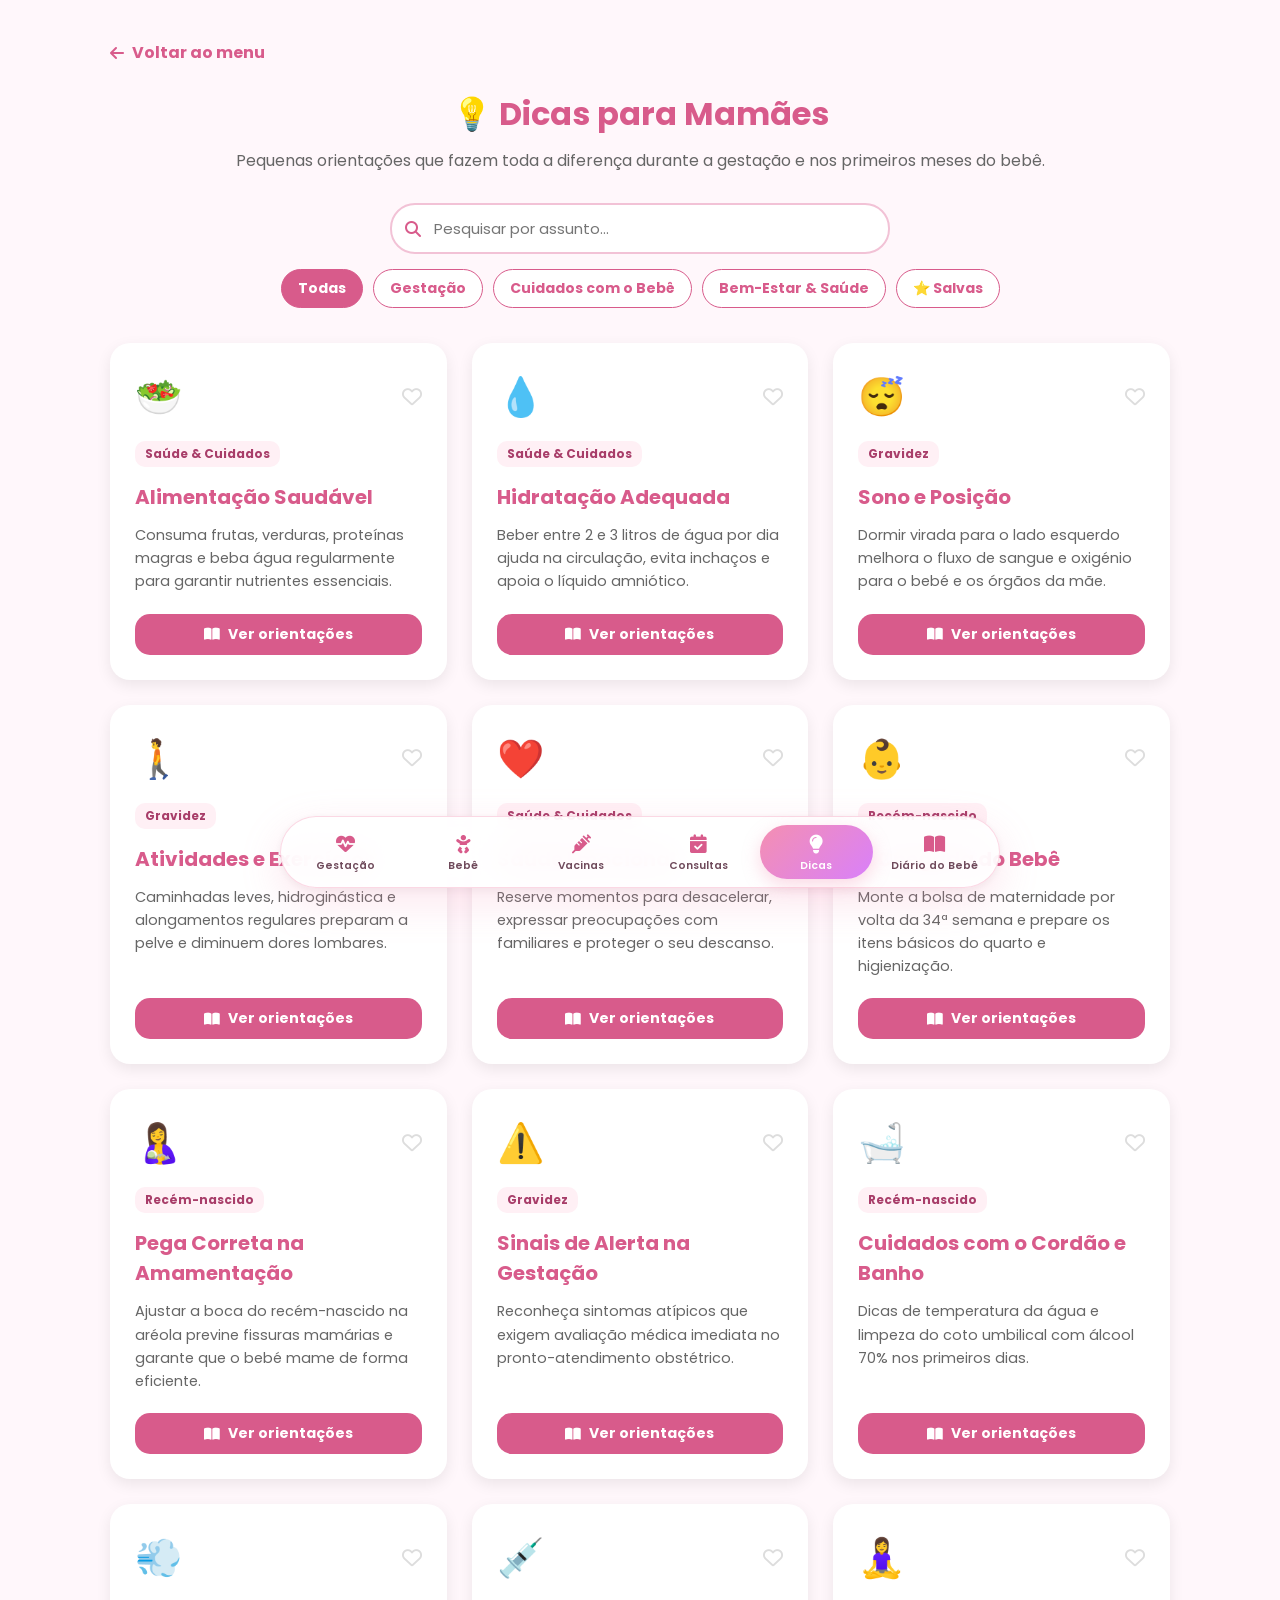
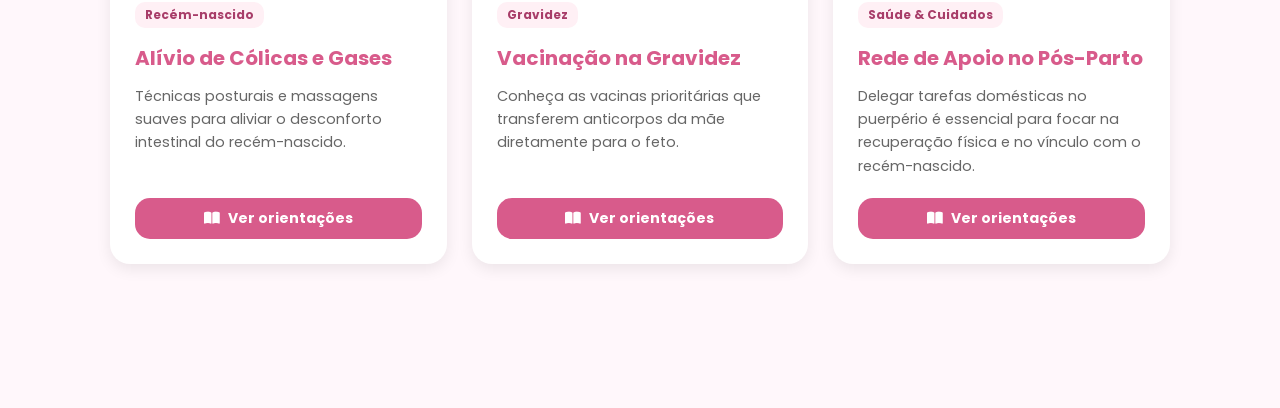
<file: dicas.html>
<!DOCTYPE html>
<html lang="pt-BR">

<head>
    <meta charset="UTF-8">
    <meta name="viewport" content="width=device-width, initial-scale=1.0, maximum-scale=1.0, user-scalable=no">
    <meta name="theme-color" content="#F78FB3">
    <meta name="mobile-web-app-capable" content="yes">
    <meta name="apple-mobile-web-app-capable" content="yes">
    <meta name="apple-mobile-web-app-status-bar-style" content="default">
    <meta name="apple-mobile-web-app-title" content="Maternis">
    <link rel="manifest" href="manifest.json">
    <link rel="icon" type="image/png" sizes="32x32" href="icons/favicon-32.png">
    <link rel="icon" type="image/png" sizes="192x192" href="icons/icon-192.png">
    <link rel="apple-touch-icon" href="icons/apple-touch-icon.png">
    <script>(function(){try{var t=localStorage.getItem('maternis-theme');if(t!=='light'&&t!=='dark'){t=window.matchMedia&&window.matchMedia('(prefers-color-scheme: dark)').matches?'dark':'light';}document.documentElement.setAttribute('data-theme',t);document.documentElement.setAttribute('data-bs-theme',t);}catch(e){}})();</script>
    <title>Maternis - Dicas</title>

    <link rel="stylesheet" href="https://cdnjs.cloudflare.com/ajax/libs/font-awesome/6.6.0/css/all.min.css">
    <link href="https://fonts.googleapis.com/css2?family=Poppins:wght@300;400;500;600;700&display=swap" rel="stylesheet">
    <link rel="stylesheet" href="css/maternis-theme.css">
    <link rel="stylesheet" href="css/maternis-ui.css">
    <link rel="stylesheet" href="css/valdenia.css">

    <style>
        * {
            margin: 0;
            padding: 0;
            box-sizing: border-box;
            font-family: 'Poppins', Arial, sans-serif;
        }

        body {
            background: #fff7fb;
        }

        .dicas {
            max-width: 1100px;
            margin: auto;
            padding: 40px 20px;
            min-height: 100vh;
        }

        .btn-voltar {
            display: inline-flex;
            align-items: center;
            gap: 8px;
            color: #d85b8b;
            text-decoration: none;
            font-weight: bold;
            margin-bottom: 25px;
            transition: .2s;
        }

        .btn-voltar:hover {
            color: #b94370;
        }

        .titulo {
            text-align: center;
            margin-bottom: 30px;
        }

        .titulo h1 {
            color: #d85b8b;
            margin-bottom: 10px;
            font-size: 32px;
        }

        .titulo p {
            color: #666;
            font-size: 16px;
        }

        /* Controles: Busca e Filtros */
        .controles {
            display: flex;
            flex-direction: column;
            gap: 15px;
            margin-bottom: 35px;
            align-items: center;
        }

        .busca-container {
            position: relative;
            width: 100%;
            max-width: 500px;
        }

        .busca-container input {
            width: 100%;
            padding: 12px 15px 12px 42px;
            border: 2px solid #f2c2d6;
            border-radius: 25px;
            outline: none;
            font-size: 15px;
            background: white;
            transition: .3s;
        }

        .busca-container input:focus {
            border-color: #d85b8b;
        }

        .busca-container i {
            position: absolute;
            left: 15px;
            top: 50%;
            transform: translateY(-50%);
            color: #d85b8b;
        }

        .filtros {
            display: flex;
            gap: 10px;
            flex-wrap: wrap;
            justify-content: center;
        }

        .filtro-btn {
            background: white;
            border: 1px solid #d85b8b;
            color: #d85b8b;
            padding: 8px 16px;
            border-radius: 20px;
            cursor: pointer;
            font-size: 14px;
            font-weight: bold;
            transition: .3s;
        }

        .filtro-btn.ativo,
        .filtro-btn:hover {
            background: #d85b8b;
            color: white;
        }

        /* Grid de Cards */
        .cards {
            display: grid;
            grid-template-columns: repeat(auto-fit, minmax(300px, 1fr));
            gap: 25px;
        }

        .card {
            background: white;
            border-radius: 20px;
            padding: 25px;
            box-shadow: 0 5px 15px rgba(0, 0, 0, .08);
            transition: .3s;
            position: relative;
            display: flex;
            flex-direction: column;
            justify-content: space-between;
        }

        .card:hover {
            transform: translateY(-5px);
            box-shadow: 0 8px 20px rgba(0, 0, 0, .12);
        }

        .topo-card {
            display: flex;
            justify-content: space-between;
            align-items: center;
            margin-bottom: 15px;
        }

        .icone {
            font-size: 38px;
        }

        .btn-fav {
            background: none;
            border: none;
            color: #ddd;
            font-size: 20px;
            cursor: pointer;
            transition: .2s;
        }

        .btn-fav.ativo {
            color: #e91e63;
        }

        .card h3 {
            color: #d85b8b;
            margin-bottom: 12px;
            font-size: 20px;
        }

        .card p {
            color: #666;
            line-height: 1.6;
            margin-bottom: 20px;
            font-size: 14.5px;
            flex-grow: 1;
        }

        .tag-categoria {
            display: inline-block;
            background: #fff0f5;
            color: #a83d69;
            font-size: 12px;
            font-weight: bold;
            padding: 4px 10px;
            border-radius: 10px;
            margin-bottom: 15px;
            width: fit-content;
        }

        .btn-ler-mais {
            background: #d85b8b;
            color: white;
            border: none;
            padding: 10px 18px;
            border-radius: 15px;
            cursor: pointer;
            transition: .3s;
            font-weight: bold;
            font-size: 14px;
            display: inline-flex;
            align-items: center;
            justify-content: center;
            gap: 8px;
            width: 100%;
        }

        .btn-ler-mais:hover {
            background: #b94370;
        }

        /* Modal de Detalhes */
        .modal {
            display: none;
            position: fixed;
            z-index: 1000;
            left: 0;
            top: 0;
            width: 100%;
            height: 100%;
            background-color: rgba(0, 0, 0, 0.5);
            align-items: center;
            justify-content: center;
            padding: 20px;
        }

        .modal-conteudo {
            background-color: white;
            border-radius: 20px;
            max-width: 550px;
            width: 100%;
            padding: 30px;
            position: relative;
            box-shadow: 0 10px 25px rgba(0, 0, 0, 0.2);
            animation: surgir 0.3s ease;
        }

        @keyframes surgir {
            from { transform: scale(0.9); opacity: 0; }
            to { transform: scale(1); opacity: 1; }
        }

        .fechar-modal {
            position: absolute;
            right: 20px;
            top: 15px;
            font-size: 24px;
            color: #aaa;
            cursor: pointer;
        }

        .fechar-modal:hover {
            color: #444;
        }

        .modal-conteudo h2 {
            color: #d85b8b;
            margin-bottom: 15px;
            display: flex;
            align-items: center;
            gap: 10px;
        }

        .modal-corpo {
            color: #555;
            line-height: 1.7;
            font-size: 15px;
        }

        .modal-corpo ul {
            margin-top: 10px;
            margin-left: 20px;
        }

        .modal-corpo li {
            margin-bottom: 8px;
        }
        [data-theme="dark"] .card,
        [data-theme="dark"] .modal-conteudo { background: var(--bg-surface) !important; color: var(--text-main) !important; }
        [data-theme="dark"] .card p,
        [data-theme="dark"] .titulo p,
        [data-theme="dark"] .modal-corpo { color: var(--text-muted) !important; }
        [data-theme="dark"] .busca-container input { background: var(--input-bg) !important; color: var(--text-main) !important; border-color: var(--input-border) !important; }
    </style>
</head>

<body>

    <section class="dicas">

        <a href="menu.html" class="btn-voltar">
            <i class="fa-solid fa-arrow-left"></i> Voltar ao menu
        </a>

        <div class="titulo">
            <h1>💡 Dicas para Mamães</h1>
            <p>Pequenas orientações que fazem toda a diferença durante a gestação e nos primeiros meses do bebê.</p>
        </div>

        <div class="controles">
            <!-- Barra de Pesquisa -->
            <div class="busca-container">
                <i class="fa-solid fa-magnifying-glass"></i>
                <input type="text" id="campoBusca" placeholder="Pesquisar por assunto..." oninput="filtrarCards()">
            </div>

            <!-- Botões de Categoria -->
            <div class="filtros">
                <button class="filtro-btn ativo" onclick="selecionarFiltro('todos', this)">Todas</button>
                <button class="filtro-btn" onclick="selecionarFiltro('gestacao', this)">Gestação</button>
                <button class="filtro-btn" onclick="selecionarFiltro('bebe', this)">Cuidados com o Bebê</button>
                <button class="filtro-btn" onclick="selecionarFiltro('bem-estar', this)">Bem-Estar & Saúde</button>
                <button class="filtro-btn" onclick="selecionarFiltro('favoritos', this)">⭐ Salvas</button>
            </div>
        </div>

        <!-- Lista de Cards -->
        <div class="cards" id="containerCards"></div>

    </section>

    <!-- Modal Informativo -->
    <div id="modalDica" class="modal">
        <div class="modal-conteudo">
            <span class="fechar-modal" onclick="fecharModal()">&times;</span>
            <h2 id="modalTitulo"></h2>
            <div id="modalDescricao" class="modal-corpo"></div>
        </div>
    </div>

    <script>
        // Base de dados das dicas
        const dadosDicas = [
    {
        id: 1,
        icone: "🥗",
        titulo: "Alimentação Saudável",
        categoria: "bem-estar",
        resumo: "Consuma frutas, verduras, proteínas magras e beba água regularmente para garantir nutrientes essenciais.",
        detalhes: `
            <p>Uma boa nutrição fortalece a imunidade da mãe e apoia o crescimento ideal dos tecidos e órgãos do bebé.</p>
            <ul>
                <li><strong>Ácido Fólico:</strong> Essencial no início, encontrado em folhas verdes escuras e leguminosas.</li>
                <li><strong>Fracionamento:</strong> Comer porções menores com maior frequência ajuda a evitar enjoos e azia.</li>
                <li><strong>Evite:</strong> Carnes e ovos mal passados, além de peixes ricos em mercúrio.</li>
            </ul>
        `
    },
    {
        id: 2,
        icone: "💧",
        titulo: "Hidratação Adequada",
        categoria: "bem-estar",
        resumo: "Beber entre 2 e 3 litros de água por dia ajuda na circulação, evita inchaços e apoia o líquido amniótico.",
        detalhes: `
            <p>A água atua diretamente na renovação constante do líquido amniótico e reduz a retenção de líquidos que causa inchaço nos tornozelos e pernas.</p>
            <ul>
                <li>Mantenha uma garrafa sempre por perto para monitorizar a meta do dia.</li>
                <li>Água de coco e chás liberados pelo obstetra são boas opções complementares.</li>
            </ul>
        `
    },
    {
        id: 3,
        icone: "😴",
        titulo: "Sono e Posição",
        categoria: "gestacao",
        resumo: "Dormir virada para o lado esquerdo melhora o fluxo de sangue e oxigénio para o bebé e os órgãos da mãe.",
        detalhes: `
            <p>A posição melhora a passagem da veia cava inferior, reduzindo quedas de pressão e facilitando o trabalho renal da mãe.</p>
            <ul>
                <li>Coloque uma almofada entre os joelhos para aliviar o peso no quadril.</li>
                <li>Evite dormir de barriga para cima a partir do segundo trimestre.</li>
            </ul>
        `
    },
    {
        id: 4,
        icone: "🚶",
        titulo: "Atividades e Exercícios",
        categoria: "gestacao",
        resumo: "Caminhadas leves, hidroginástica e alongamentos regulares preparam a pelve e diminuem dores lombares.",
        detalhes: `
            <p>Exercícios de baixo impacto melhoram a circulação sanguínea, controlam a taxa de glicose e aumentam a disposição.</p>
            <ul>
                <li>Obtenha sempre o aval do seu obstetra antes de iniciar rotinas.</li>
                <li>Pratique cerca de 20 a 30 minutos diários em passos confortáveis.</li>
            </ul>
        `
    },
    {
        id: 5,
        icone: "❤️",
        titulo: "Saúde Emocional",
        categoria: "bem-estar",
        resumo: "Reserve momentos para desacelerar, expressar preocupações com familiares e proteger o seu descanso.",
        detalhes: `
            <p>Oscilações hormonais e a expectativa para a chegada do bebé podem causar episódios de ansiedade naturais na maternidade.</p>
            <ul>
                <li>Estabeleça uma rede de apoio confiável para dividir tarefas e dúvidas.</li>
                <li>Não hesite em compartilhar seus sentimentos na consulta de pré-natal.</li>
            </ul>
        `
    },
    {
        id: 6,
        icone: "👶",
        titulo: "A Chegada do Bebê",
        categoria: "bebe",
        resumo: "Monte a bolsa de maternidade por volta da 34ª semana e prepare os itens básicos do quarto e higienização.",
        detalhes: `
            <p>Deixar a mala de maternidade adiantada previne imprevistos caso o trabalho de parto inicie antes da 40ª semana.</p>
            <ul>
                <li>Separe 3 a 4 trocas completas de roupa em saquinhos identificados.</li>
                <li>Leve seus documentos pessoais, carteira de pré-natal e exames recentes.</li>
            </ul>
        `
    },
    {
        id: 7,
        icone: "🤱",
        titulo: "Pega Correta na Amamentação",
        categoria: "bebe",
        resumo: "Ajustar a boca do recém-nascido na aréola previne fissuras mamárias e garante que o bebé mame de forma eficiente.",
        detalhes: `
            <p>Amamentar não deve doer. O posicionamento correto é essencial logo nas primeiras horas de vida:</p>
            <ul>
                <li><strong>Boca aberta:</strong> A boca do bebé deve abranger quase toda a aréola inferior, e não apenas o mamilo.</li>
                <li><strong>Lábios e queixo:</strong> Os lábios devem ficar virados para fora (formato "peixinho") e o queixo encostado na mama.</li>
                <li><strong>Barriga com barriga:</strong> O corpo do bebé deve estar virado em direção ao da mãe.</li>
            </ul>
        `
    },
    {
        id: 8,
        icone: "⚠️",
        titulo: "Sinais de Alerta na Gestação",
        categoria: "gestacao",
        resumo: "Reconheça sintomas atípicos que exigem avaliação médica imediata no pronto-atendimento obstétrico.",
        detalhes: `
            <p>Alguns sintomas não devem ser ignorados durante nenhuma fase da gravidez:</p>
            <ul>
                <li>Sangramento vaginal de qualquer intensidade ou perda de líquido transparente súbita.</li>
                <li>Dor de cabeça persistente acompanhada de visão turva ou pontos brilhantes (pode indicar elevação de pressão).</li>
                <li>Redução acentuada dos movimentos do bebé após a 28ª semana.</li>
                <li>Dores abdominais fortes ou febre sem motivo aparente.</li>
            </ul>
        `
    },
    {
        id: 9,
        icone: "🛁",
        titulo: "Cuidados com o Cordão e Banho",
        categoria: "bebe",
        resumo: "Dicas de temperatura da água e limpeza do coto umbilical com álcool 70% nos primeiros dias.",
        detalhes: `
            <p>A higienização correta do coto umbilical evita infeções e acelera a sua queda natural (que ocorre entre 7 e 15 dias):</p>
            <ul>
                <li><strong>Limpeza:</strong> Use haste de algodão com álcool 70% na base do coto a cada troca de fralda e após o banho.</li>
                <li><strong>Sem coberturas:</strong> Mantenha o coto para fora da fralda, limpo e seco. Não aplique faixas ou pós.</li>
                <li><strong>Temperatura do banho:</strong> A água deve estar morna, entre 36°C e 37°C (teste com a parte interna do antebraço).</li>
            </ul>
        `
    },
    {
        id: 10,
        icone: "💨",
        titulo: "Alívio de Cólicas e Gases",
        categoria: "bebe",
        resumo: "Técnicas posturais e massagens suaves para aliviar o desconforto intestinal do recém-nascido.",
        detalhes: `
            <p>O sistema digestivo do bebé ainda está em maturação nos primeiros 3 meses de vida:</p>
            <ul>
                <li><strong>Movimento bicicleta:</strong> Deite o bebé de costas e movimente suavemente as perninhas dobradas contra a barriguinha.</li>
                <li><strong>Massagem circular:</strong> Faça movimentos suaves em sentido horário ao redor do umbigo.</li>
                <li><strong>Contato pele a pele:</strong> O calor do peito ou da barriga dos pais ajuda a relaxar a musculatura intestinal.</li>
            </ul>
        `
    },
    {
        id: 11,
        icone: "💉",
        titulo: "Vacinação na Gravidez",
        categoria: "gestacao",
        resumo: "Conheça as vacinas prioritárias que transferem anticorpos da mãe diretamente para o feto.",
        detalhes: `
            <p>A imunização materna protege o bebé nos primeiros meses de vida através da placenta:</p>
            <ul>
                <li><strong>dTpa (Tríplice bacteriana acelular):</strong> Deve ser tomada a cada gestação (a partir da 20ª semana) contra tétano, difteria e coqueluche.</li>
                <li><strong>Hepatite B:</strong> Para gestantes não vacinadas previamente.</li>
                <li><strong>Influenza (Gripe):</strong> Dose única indicada em qualquer trimestre da gravidez.</li>
            </ul>
        `
    },
    {
        id: 12,
        icone: "🧘‍♀️",
        titulo: "Rede de Apoio no Pós-Parto",
        categoria: "bem-estar",
        resumo: "Delegar tarefas domésticas no puerpério é essencial para focar na recuperação física e no vínculo com o recém-nascido.",
        detalhes: `
            <p>O puerpério traz adaptações hormonais e cansaço físico intenso decorrente do ciclo de mamadas:</p>
            <ul>
                <li>Divida as tarefas da casa (comida, compras e limpeza) com familiares, parceiro ou amigos próximos.</li>
                <li>Limite visitas nos primeiros 15 a 30 dias para não sobrecarregar a rotina de adaptação.</li>
                <li>Descanse sempre que o bebé adormecer, mesmo que em períodos curtos.</li>
            </ul>
        `
    }
];

        let filtroAtual = 'todos';
        let favoritos = JSON.parse(localStorage.getItem('maternis_dicas_favs')) || [];

        function renderizarCards() {
            const container = document.getElementById('containerCards');
            const termoBusca = document.getElementById('campoBusca').value.toLowerCase();
            container.innerHTML = '';

            const dicasFiltradas = dadosDicas.filter(dica => {
                const combinaBusca = dica.titulo.toLowerCase().includes(termoBusca) || 
                                     dica.resumo.toLowerCase().includes(termoBusca);
                
                if (!combinaBusca) return false;

                if (filtroAtual === 'todos') return true;
                if (filtroAtual === 'favoritos') return favoritos.includes(dica.id);
                return dica.categoria === filtroAtual;
            });

            if (dicasFiltradas.length === 0) {
                container.innerHTML = `<p style="grid-column: 1/-1; text-align: center; color: #888; margin-top: 30px;">Nenhuma dica encontrada para este filtro.</p>`;
                return;
            }

            dicasFiltradas.forEach(dica => {
                const ehFavorito = favoritos.includes(dica.id);
                const card = document.createElement('div');
                card.className = 'card';
                card.innerHTML = `
                    <div>
                        <div class="topo-card">
                            <span class="icone">${dica.icone}</span>
                            <button class="btn-fav ${ehFavorito ? 'ativo' : ''}" onclick="alternarFavorito(${dica.id})">
                                <i class="${ehFavorito ? 'fa-solid' : 'fa-regular'} fa-heart"></i>
                            </button>
                        </div>
                        <span class="tag-categoria">${formatarCategoria(dica.categoria)}</span>
                        <h3>${dica.titulo}</h3>
                        <p>${dica.resumo}</p>
                    </div>
                    <button class="btn-ler-mais" onclick="abrirModal(${dica.id})">
                        <i class="fa-solid fa-book-open"></i> Ver orientações
                    </button>
                `;
                container.appendChild(card);
            });
        }

        function formatarCategoria(cat) {
            if (cat === 'gestacao') return 'Gravidez';
            if (cat === 'bebe') return 'Recém-nascido';
            return 'Saúde & Cuidados';
        }

        function selecionarFiltro(categoria, botao) {
            filtroAtual = categoria;
            document.querySelectorAll('.filtro-btn').forEach(btn => btn.classList.remove('ativo'));
            botao.classList.add('ativo');
            renderizarCards();
        }

        function filtrarCards() {
            renderizarCards();
        }

        function alternarFavorito(id) {
            if (favoritos.includes(id)) {
                favoritos = favoritos.filter(favId => favId !== id);
            } else {
                favoritos.push(id);
            }
            localStorage.setItem('maternis_dicas_favs', JSON.stringify(favoritos));
            renderizarCards();
        }

        function abrirModal(id) {
            const dica = dadosDicas.find(d => d.id === id);
            if (!dica) return;

            document.getElementById('modalTitulo').innerHTML = `${dica.icone} ${dica.titulo}`;
            document.getElementById('modalDescricao').innerHTML = dica.detalhes;
            document.getElementById('modalDica').style.display = 'flex';
        }

        function fecharModal() {
            document.getElementById('modalDica').style.display = 'none';
        }

        window.onclick = function (event) {
            const modal = document.getElementById('modalDica');
            if (event.target === modal) fecharModal();
        };

        renderizarCards();
    </script>
    <script src="js/theme.js" defer></script>
    <script src="js/navegacao.js" defer></script>
    <script src="js/valdenia.js" defer></script>

    <script src="js/pwa.js" defer></script>
</body>

</html>
</file>
<file: css/maternis-theme.css>
/* Maternis - Sistema de Temas (Light/Dark)
   Preserva a paleta original da marca e adiciona equivalentes harmoniosos para modo escuro. */

:root {
  color-scheme: light;

  /* Marca (preservada) */
  --maternis-pink: #f48fb1;
  --maternis-pink-hover: #ec7ea5;
  --maternis-pink-strong: #d85b8b;
  --maternis-pink-strong-hover: #b94370;
  --maternis-pink-deep: #a83d69;
  --maternis-purple: #d980fa;
  --maternis-purple-dark: #8e44ad;
  --maternis-gradient: linear-gradient(135deg, #f78fb3, #d980fa);

  /* Superfícies e texto (tema claro - padrões do Maternis) */
  --bg-page: #fff8fb;
  --bg-page-alt: #f8f4ff;
  --bg-surface: #ffffff;
  --bg-surface-alt: #fff0f5;
  --bg-elevated: #ffffff;
  --text-main: #444444;
  --text-strong: #333333;
  --text-muted: #666666;
  --text-soft: #888888;
  --text-on-accent: #ffffff;
  --border-color: rgba(216, 91, 139, 0.18);
  --border-strong: #f2c2d6;
  --shadow-color: rgba(0, 0, 0, 0.08);
  --shadow-accent: rgba(217, 128, 250, 0.12);
  --input-bg: #ffffff;
  --input-border: #f2c2d6;
  --overlay: rgba(0, 0, 0, 0.5);
  --focus-ring: rgba(216, 91, 139, 0.18);

  /* Transições globais de tema */
  --theme-transition: background-color 0.3s ease, color 0.3s ease, border-color 0.3s ease,
    box-shadow 0.3s ease, fill 0.3s ease, stroke 0.3s ease;
}

[data-theme="dark"] {
  color-scheme: dark;

  /* Marca preservada - tons levemente mais luminosos para contraste em fundo escuro */
  --maternis-pink: #f7a1be;
  --maternis-pink-hover: #f48fb1;
  --maternis-pink-strong: #f08bb0;
  --maternis-pink-strong-hover: #f5a3c2;
  --maternis-pink-deep: #f2bfd4;
  --maternis-purple: #e0a0fb;
  --maternis-purple-dark: #c78cf2;

  /* Superfícies escuras harmoniosas com a identidade rosada/roxa */
  --bg-page: #17111a;
  --bg-page-alt: #181320;
  --bg-surface: #231a27;
  --bg-surface-alt: #2d2133;
  --bg-elevated: #2b2030;
  --text-main: #f3edf5;
  --text-strong: #fff7fb;
  --text-muted: #d2c3d8;
  --text-soft: #b39fbc;
  --text-on-accent: #ffffff;
  --border-color: rgba(247, 143, 179, 0.22);
  --border-strong: rgba(247, 143, 179, 0.35);
  --shadow-color: rgba(0, 0, 0, 0.35);
  --shadow-accent: rgba(217, 128, 250, 0.18);
  --input-bg: #1d1522;
  --input-border: rgba(247, 143, 179, 0.3);
  --overlay: rgba(0, 0, 0, 0.62);
  --focus-ring: rgba(247, 161, 190, 0.28);
}

/* Aplicação base: em modo claro preserva o estilo original da página;
   em modo escuro aplica as superfícies do tema. */
*,
*::before,
*::after {
  box-sizing: border-box;
}

html, body {
  max-width: 100%;
  overflow-x: hidden;
  transition: var(--theme-transition);
}

/* Imagens nunca devem ultrapassar o container nem gerar rolagem lateral. */
img {
  max-width: 100%;
  height: auto;
}

[data-theme="dark"] body {
  background-color: var(--bg-page) !important;
  color: var(--text-main) !important;
}

/* Páginas com fundo lavanda no tema original preservam identidade no claro */
[data-theme="dark"] body.theme-lavender,
[data-theme="dark"].theme-lavender body {
  background-color: var(--bg-page-alt) !important;
}

/* Botão de alternância de tema - canto superior esquerdo, fixo */
.theme-toggle {
  position: fixed;
  top: 20px;
  left: 20px;
  z-index: 1030;
  width: 44px;
  height: 44px;
  border: 1px solid var(--border-color);
  border-radius: 999px;
  background: var(--bg-surface);
  color: var(--text-main);
  display: inline-flex;
  align-items: center;
  justify-content: center;
  cursor: pointer;
  box-shadow: 0 6px 18px var(--shadow-color);
  transition: var(--theme-transition), transform 0.2s ease;
  backdrop-filter: blur(6px);
  -webkit-backdrop-filter: blur(6px);
  padding: 0;
  line-height: 1;
}

.theme-toggle:hover {
  transform: translateY(-1px);
  border-color: var(--border-strong);
}

.theme-toggle:focus-visible {
  outline: 3px solid var(--focus-ring);
  outline-offset: 2px;
}

.theme-toggle .theme-icon {
  font-size: 1.15rem;
  pointer-events: none;
}

/* Overrides globais para modo escuro (componentes comuns) */
[data-theme="dark"] .navbar,
[data-theme="dark"] .card,
[data-theme="dark"] .card-info,
[data-theme="dark"] .menu-card,
[data-theme="dark"] .card-custom,
[data-theme="dark"] .card-ia,
[data-theme="dark"] .progresso,
[data-theme="dark"] .resumo,
[data-theme="dark"] .card-editor,
[data-theme="dark"] .item-relato,
[data-theme="dark"] .consulta,
[data-theme="dark"] .modal-content,
[data-theme="dark"] .modal-conteudo,
[data-theme="dark"] .bottom,
[data-theme="dark"] .result-box,
[data-theme="dark"] .dropdown-menu,
[data-theme="dark"] .list-group-item {
  background-color: var(--bg-surface) !important;
  color: var(--text-main) !important;
  border-color: var(--border-color) !important;
  box-shadow: 0 8px 22px var(--shadow-color) !important;
}

[data-theme="dark"] .card-busca,
[data-theme="dark"] .config-data,
[data-theme="dark"] .aviso-banner,
[data-theme="dark"] .alert-light,
[data-theme="dark"] .bg-light,
[data-theme="dark"] .bg-white {
  background-color: var(--bg-surface-alt) !important;
  color: var(--text-main) !important;
  border-color: var(--border-color) !important;
}

[data-theme="dark"] h1,
[data-theme="dark"] h2,
[data-theme="dark"] h3,
[data-theme="dark"] h4,
[data-theme="dark"] h5,
[data-theme="dark"] h6,
[data-theme="dark"] .titulo,
[data-theme="dark"] .calendar-title,
[data-theme="dark"] strong,
[data-theme="dark"] label {
  color: var(--text-strong) !important;
}

[data-theme="dark"] p,
[data-theme="dark"] li,
[data-theme="dark"] span,
[data-theme="dark"] small,
[data-theme="dark"] .text-muted,
[data-theme="dark"] .text-secondary,
[data-theme="dark"] .text-dark,
[data-theme="dark"] .info,
[data-theme="dark"] .subtitulo,
[data-theme="dark"] .titulo p,
[data-theme="dark"] .nav-link,
[data-theme="dark"] .bottom a {
  color: var(--text-muted) !important;
}

/* Preservar acentos da marca */
[data-theme="dark"] .navbar-brand,
[data-theme="dark"] .btn-voltar,
[data-theme="dark"] .btn-voltar-topo,
[data-theme="dark"] .nav-link:hover,
[data-theme="dark"] .ativo,
[data-theme="dark"] .bottom .ativo,
[data-theme="dark"] .bottom .ativo i {
  color: var(--maternis-pink) !important;
}

[data-theme="dark"] .hero h1 span {
  color: var(--maternis-pink) !important;
}

[data-theme="dark"] .btn-pink,
[data-theme="dark"] .btn-salvar,
[data-theme="dark"] .btn-maternis,
[data-theme="dark"] .btn-salvar-gestacao,
[data-theme="dark"] .btn-ler-mais,
[data-theme="dark"] .btn-ia,
[data-theme="dark"] .card a,
[data-theme="dark"] button.btn-salvar {
  color: var(--text-on-accent) !important;
}

[data-theme="dark"] .btn-outline-pink {
  border-color: var(--maternis-pink) !important;
  color: var(--maternis-pink) !important;
  background: transparent !important;
}

[data-theme="dark"] .btn-outline-pink:hover {
  background: var(--maternis-pink) !important;
  color: #1a121d !important;
}

/* Formulários e inputs */
[data-theme="dark"] input,
[data-theme="dark"] textarea,
[data-theme="dark"] select,
[data-theme="dark"] .form-control,
[data-theme="dark"] .form-select,
[data-theme="dark"] .input-group-text {
  background-color: var(--input-bg) !important;
  color: var(--text-main) !important;
  border-color: var(--input-border) !important;
}

[data-theme="dark"] input::placeholder,
[data-theme="dark"] textarea::placeholder {
  color: var(--text-soft) !important;
}

[data-theme="dark"] input:focus,
[data-theme="dark"] textarea:focus,
[data-theme="dark"] select:focus,
[data-theme="dark"] .form-control:focus,
[data-theme="dark"] .form-select:focus {
  border-color: var(--maternis-pink) !important;
  box-shadow: 0 0 0 0.2rem var(--focus-ring) !important;
}



/* Tabelas, barras, divisores */
[data-theme="dark"] hr {
  border-color: var(--border-color) !important;
  opacity: 1;
}

[data-theme="dark"] .barra,
[data-theme="dark"] .progress {
  background-color: var(--bg-surface-alt) !important;
}

/* Vacinas (calendário) */
[data-theme="dark"] .calendar-day {
  background: var(--bg-surface-alt) !important;
  border-color: var(--border-color) !important;
}
[data-theme="dark"] .calendar-day.empty {
  background: transparent !important;
  border: none !important;
}
[data-theme="dark"] .calendar-day.today {
  background: rgba(247, 143, 179, 0.12) !important;
  border-color: var(--maternis-pink) !important;
}
[data-theme="dark"] .calendar-day-header,
[data-theme="dark"] .day-number {
  color: var(--text-muted) !important;
}
[data-theme="dark"] .badge-aplicada {
  background-color: rgba(46, 204, 113, 0.18) !important;
  color: #7ee2a8 !important;
  border-color: rgba(46, 204, 113, 0.3) !important;
}
[data-theme="dark"] .badge-proxima {
  background-color: rgba(217, 128, 250, 0.18) !important;
  color: #e0a0fb !important;
  border-color: rgba(217, 128, 250, 0.32) !important;
}
[data-theme="dark"] .badge-atrasada {
  background-color: rgba(231, 76, 60, 0.18) !important;
  color: #f5a3a3 !important;
  border-color: rgba(231, 76, 60, 0.32) !important;
}
[data-theme="dark"] .status-pill.pendente { background: rgba(243, 156, 18, 0.2) !important; color: #ffd38a !important; }
[data-theme="dark"] .status-pill.aplicada { background: rgba(46, 204, 113, 0.2) !important; color: #8fe3b0 !important; }
[data-theme="dark"] .status-pill.atrasada { background: rgba(231, 76, 60, 0.2) !important; color: #f5a3a3 !important; }

/* Consultas */
[data-theme="dark"] .consulta-hoje {
  background: rgba(217, 128, 250, 0.12) !important;
}
[data-theme="dark"] .consulta-proxima {
  background: var(--bg-surface) !important;
}

/* Dicas */
[data-theme="dark"] .filtro-btn {
  background: var(--bg-surface) !important;
  color: var(--maternis-pink) !important;
  border-color: var(--maternis-pink) !important;
}
[data-theme="dark"] .filtro-btn.ativo,
[data-theme="dark"] .filtro-btn:hover {
  background: var(--maternis-pink-strong) !important;
  color: #fff !important;
}
[data-theme="dark"] .tag-categoria {
  background: rgba(247, 143, 179, 0.15) !important;
  color: var(--maternis-pink-deep) !important;
}
[data-theme="dark"] .modal {
  background-color: var(--overlay) !important;
}

/* Footer */
[data-theme="dark"] footer {
  box-shadow: inset 0 1px 0 var(--border-color);
}

/* Ajuste de legibilidade para títulos de seções que usam cores fixas */
[data-theme="dark"] .progresso h2,
[data-theme="dark"] .semana h3,
[data-theme="dark"] .card h3,
[data-theme="dark"] .card h4,
[data-theme="dark"] .resumo h2,
[data-theme="dark"] .historico-titulo,
[data-theme="dark"] .modal-conteudo h2,
[data-theme="dark"] .card-info h4,
[data-theme="dark"] .titulo h1,
[data-theme="dark"] .config-data label,
[data-theme="dark"] label {
  color: var(--maternis-pink) !important;
}
[data-theme="dark"] .info-semanas,
[data-theme="dark"] .semana p,
[data-theme="dark"] .card p,
[data-theme="dark"] .card-info p,
[data-theme="dark"] .hero p {
  color: var(--text-muted) !important;
}
[data-theme="dark"] .hero h1 {
  color: var(--text-strong) !important;
}
[data-theme="dark"] .topo p {
  color: rgba(255, 255, 255, 0.92) !important;
}
[data-theme="dark"] .foto-preview {
  background: var(--bg-surface-alt) !important;
  border-color: var(--border-strong) !important;
  color: var(--maternis-pink) !important;
}

/* Transições suaves em elementos interativos e superfícies */
a, button, input, textarea, select, .card, .card-info, .menu-card, .consulta,
.navbar, .bottom, .modal-content, .modal-conteudo, .calendar-day, .filtro-btn {
  transition: var(--theme-transition);
}

@media (max-width: 768px) {
  /* 16px evita o zoom automático ao focar campos no iOS e no Android. */
  input:not([type="checkbox"]):not([type="radio"]):not([type="range"]),
  select,
  textarea,
  .form-control,
  .form-select,
  .valdenia-input {
    font-size: 16px !important;
    line-height: 1.4;
  }

  .container,
  .container-fluid {
    max-width: 100%;
  }

  /* Ajustes compartilhados das telas internas no celular. */
  .gestacao,
  .dicas {
    padding: 24px 14px 104px;
  }

  .topo {
    padding-right: 16px;
    padding-left: 16px;
  }

  .topo h2 {
    font-size: clamp(1.35rem, 5vw, 1.8rem);
    line-height: 1.25;
  }

  .card-custom,
  .progresso {
    padding: 18px;
    border-radius: 16px;
  }

  .titulo h1 {
    font-size: 1.75rem;
  }
}

@media (max-width: 480px) {
  .gestacao,
  .dicas {
    padding: 20px 12px 100px;
  }

  .card-custom,
  .progresso {
    padding: 16px 14px;
  }

  .titulo h1 {
    font-size: 1.5rem;
  }
}

@media (max-width: 576px) {
  .theme-toggle {
    top: 12px;
    left: 12px;
    width: 40px;
    height: 40px;
  }
}

/* Respeita preferência de movimento reduzido */
@media (prefers-reduced-motion: reduce) {
  :root { --theme-transition: none; }
  html, body, a, button, input, textarea, select, .card, .card-info, .menu-card,
  .consulta, .navbar, .bottom, .modal-content, .modal-conteudo, .calendar-day,
  .filtro-btn, .theme-toggle {
    transition: none !important;
    animation: none !important;
  }
}
</file>
<file: css/maternis-ui.css>
/* Maternis - Componentes de Interface
   Menu superior em pílula, modal "Sobre" e efeito LED rosa nos botões. */

:root {
  --pill-bg: rgba(255, 255, 255, 0.88);
  --pill-border: rgba(244, 143, 177, 0.35);
  --pill-shadow: 0 14px 40px rgba(244, 143, 177, 0.22), 0 2px 10px rgba(0, 0, 0, 0.06);
  --pill-link-color: #6f4a5b;
  --pill-link-hover-bg: rgba(244, 143, 177, 0.14);
  --pill-active-bg: linear-gradient(135deg, #f48fb1, #d980fa);
  --pill-active-shadow: 0 6px 18px rgba(244, 143, 177, 0.35);
  --led-pink: rgba(244, 143, 177, 0.55);
  --led-pink-soft: rgba(244, 143, 177, 0.28);
  --led-pink-ring: rgba(244, 143, 177, 0.35);
}

[data-theme="dark"] {
  --pill-bg: rgba(35, 26, 39, 0.9);
  --pill-border: rgba(247, 161, 190, 0.28);
  --pill-shadow: 0 14px 40px rgba(0, 0, 0, 0.45), 0 0 30px rgba(217, 128, 250, 0.12);
  --pill-link-color: #f3edf5;
  --pill-link-hover-bg: rgba(247, 161, 190, 0.12);
  --pill-active-bg: linear-gradient(135deg, #f7a1be, #e0a0fb);
  --pill-active-shadow: 0 6px 18px rgba(247, 161, 190, 0.28);
  --led-pink: rgba(247, 161, 190, 0.6);
  --led-pink-soft: rgba(247, 161, 190, 0.3);
  --led-pink-ring: rgba(247, 161, 190, 0.4);
}

/* =========================================================
   MENU SUPERIOR FIXO EM PÍLULA
   ========================================================= */
.maternis-pill-nav {
  position: fixed;
  top: 16px;
  left: 50%;
  transform: translateX(-50%);
  z-index: 1035;
  display: flex;
  align-items: center;
  gap: 4px;
  width: max-content;
  max-width: calc(100vw - 32px);
  box-sizing: border-box;
  padding: 7px 8px 7px 14px;
  border: 1px solid var(--pill-border);
  border-radius: 999px;
  background: var(--pill-bg);
  box-shadow: var(--pill-shadow);
  backdrop-filter: blur(18px) saturate(140%);
  -webkit-backdrop-filter: blur(18px) saturate(140%);
  transition: background-color 0.3s ease, border-color 0.3s ease, box-shadow 0.3s ease;
}

.pill-brand {
  display: inline-flex;
  align-items: center;
  gap: 8px;
  flex-shrink: 0;
  padding: 2px 6px 2px 0;
  color: var(--pill-link-color);
  font-size: 1.02rem;
  font-weight: 700;
  text-decoration: none;
  white-space: nowrap;
}

.maternis-pill-nav .pill-brand-text {
  color: inherit !important;
}

.pill-brand:hover {
  color: var(--maternis-pink-strong);
}

.maternis-pill-nav .pill-brand-icon {
  width: 34px;
  height: 34px;
  display: inline-flex;
  align-items: center;
  justify-content: center;
  border-radius: 50%;
  background: linear-gradient(135deg, #f48fb1, #d980fa);
  color: #fff !important;
  font-size: 0.92rem;
  box-shadow: 0 4px 14px rgba(244, 143, 177, 0.35);
  transition: box-shadow 0.3s ease, transform 0.3s ease;
}

.pill-brand:hover .pill-brand-icon {
  transform: rotate(-6deg) scale(1.04);
  box-shadow: 0 0 16px var(--led-pink), 0 0 32px var(--led-pink-soft);
}

.pill-links {
  display: flex;
  align-items: center;
  gap: 2px;
  min-width: 0;
  max-width: 100%;
  box-sizing: border-box;
}

.pill-link {
  flex-shrink: 0;
  display: inline-flex;
  align-items: center;
  justify-content: center;
  gap: 6px;
  padding: 8px 14px;
  border: 0;
  border-radius: 999px;
  background: transparent;
  color: var(--pill-link-color);
  font: inherit;
  font-size: 0.86rem;
  font-weight: 600;
  line-height: 1;
  text-decoration: none;
  white-space: nowrap;
  cursor: pointer;
  transition: all 0.3s ease;
}

.pill-link:hover {
  background: var(--pill-link-hover-bg);
  color: var(--maternis-pink-strong);
  box-shadow: 0 0 16px var(--led-pink-soft);
}

.pill-link.active {
  background: var(--pill-active-bg);
  color: #fff;
  box-shadow: var(--pill-active-shadow);
}

.pill-link.active:hover {
  color: #fff;
  box-shadow: 0 0 0 1px rgba(255, 255, 255, 0.25), 0 0 18px var(--led-pink),
    0 0 36px var(--led-pink-soft);
}

.pill-actions {
  display: flex;
  align-items: center;
  flex-shrink: 0;
  gap: 6px;
  min-width: 0;
  max-width: 100%;
  box-sizing: border-box;
  margin-left: 4px;
}

.pill-user {
  display: flex;
  align-items: center;
  gap: 8px;
}

.pill-user-name {
  font-size: 0.8rem;
  font-weight: 600;
  color: var(--text-muted);
  white-space: nowrap;
}

.pill-action {
  display: inline-flex;
  align-items: center;
  justify-content: center;
  gap: 6px;
  padding: 8px 16px;
  border: 1px solid transparent;
  border-radius: 999px;
  font: inherit;
  font-size: 0.84rem;
  font-weight: 600;
  line-height: 1;
  text-decoration: none;
  white-space: nowrap;
  cursor: pointer;
  transition: all 0.3s ease;
}

.pill-action-primary {
  background: var(--pill-active-bg);
  color: #fff;
  box-shadow: var(--pill-active-shadow);
}

.pill-action-primary:hover {
  color: #fff;
  box-shadow: 0 0 0 1px rgba(255, 255, 255, 0.25), 0 0 18px var(--led-pink),
    0 0 36px var(--led-pink-soft);
}

.pill-action-ghost {
  background: transparent;
  border-color: var(--pill-border);
  color: var(--pill-link-color);
}

.pill-action-ghost:hover {
  background: var(--pill-link-hover-bg);
  border-color: var(--maternis-pink);
  color: var(--maternis-pink-strong);
  box-shadow: 0 0 18px var(--led-pink-soft);
}

/* =========================================================
   FUNCIONALIDADES EM PÍLULAS NO MENU SUPERIOR
   ========================================================= */
.pill-separator {
  width: 1px;
  height: 22px;
  flex-shrink: 0;
  margin: 0 4px;
  background: linear-gradient(180deg, transparent, var(--pill-border), transparent);
}

.pill-link-feature {
  position: relative;
  overflow: hidden;
}

.pill-link-feature i {
  color: var(--maternis-pink-strong);
  font-size: 0.86rem;
  transition: transform 0.35s cubic-bezier(0.34, 1.56, 0.64, 1), color 0.3s ease;
}

.pill-link-feature::after {
  content: "";
  position: absolute;
  right: 22%;
  bottom: 5px;
  left: 22%;
  height: 2px;
  border-radius: 999px;
  background: linear-gradient(90deg, transparent, var(--maternis-pink), transparent);
  opacity: 0;
  transform: scaleX(0.35);
  transition: opacity 0.3s ease, transform 0.3s ease;
}

.pill-link-feature:hover::after,
.pill-link-feature:focus-visible::after {
  opacity: 1;
  transform: scaleX(1);
}

.pill-link-feature:hover i,
.pill-link-feature:focus-visible i {
  color: var(--maternis-pink-strong);
  transform: translateY(-2px) scale(1.12) rotate(-4deg);
}

.pill-link-feature:active {
  transform: scale(0.97);
}

/* =========================================================
   MODAL "SOBRE" UNIFICADO
   ========================================================= */
.maternis-about-modal .modal-content {
  overflow: hidden;
  border: 1px solid var(--pill-border);
  border-radius: 28px;
  background: var(--bg-surface);
  color: var(--text-main);
  box-shadow: 0 24px 70px rgba(0, 0, 0, 0.18), 0 0 40px rgba(244, 143, 177, 0.12);
}

.maternis-about-modal .modal-header {
  align-items: flex-start;
  padding: 28px 30px 0;
  border: 0;
}

.maternis-about-modal .about-eyebrow {
  display: inline-flex;
  align-items: center;
  gap: 7px;
  margin-bottom: 8px;
  color: var(--maternis-pink-strong) !important;
  font-size: 0.72rem;
  font-weight: 700;
  letter-spacing: 0.14em;
  text-transform: uppercase;
}

.maternis-about-modal .modal-title {
  color: var(--text-strong);
  font-size: 1.55rem;
  font-weight: 700;
  letter-spacing: -0.02em;
}

.maternis-about-modal .modal-body {
  padding: 20px 30px 30px;
}

.about-purpose {
  margin-bottom: 14px;
  color: var(--text-muted);
  font-size: 0.95rem;
  line-height: 1.75;
}

.about-purpose strong {
  color: var(--maternis-pink-strong) !important;
  font-weight: 700;
}

.about-divider {
  height: 1px;
  margin: 22px 0;
  background: linear-gradient(90deg, transparent, var(--pill-border), transparent);
}

.about-creators-title {
  display: flex;
  align-items: center;
  gap: 8px;
  margin-bottom: 16px;
  color: var(--text-strong);
  font-size: 0.95rem;
  font-weight: 700;
}

.creator-grid {
  display: grid;
  grid-template-columns: repeat(3, minmax(0, 1fr));
  gap: 12px;
}

.creator-card {
  display: flex;
  flex-direction: column;
  align-items: center;
  gap: 4px;
  padding: 18px 12px 16px;
  border: 1px solid var(--border-color);
  border-radius: 18px;
  background: var(--bg-surface-alt);
  text-align: center;
  transition: transform 0.3s ease, box-shadow 0.3s ease, border-color 0.3s ease;
}

.creator-card:hover {
  transform: translateY(-3px);
  border-color: var(--pill-border);
  box-shadow: 0 0 0 1px var(--led-pink-ring), 0 0 20px var(--led-pink-soft);
}

.creator-avatar {
  width: 48px;
  height: 48px;
  display: inline-flex;
  align-items: center;
  justify-content: center;
  margin-bottom: 4px;
  border-radius: 50%;
  background: linear-gradient(135deg, #f48fb1, #d980fa);
  color: #fff;
  font-size: 0.85rem;
  font-weight: 700;
  letter-spacing: 0.03em;
  box-shadow: 0 6px 16px rgba(244, 143, 177, 0.3);
}

.creator-card strong {
  color: var(--text-strong);
  font-size: 0.85rem;
  font-weight: 700;
  line-height: 1.3;
}

.creator-card span {
  color: var(--text-soft);
  font-size: 0.7rem;
  font-weight: 600;
  letter-spacing: 0.04em;
  text-transform: uppercase;
}

.about-footer-note {
  margin: 22px 0 0;
  padding-top: 18px;
  border-top: 1px solid var(--border-color);
  color: var(--text-soft);
  font-size: 0.78rem;
  text-align: center;
}

[data-theme="dark"] .maternis-about-modal .modal-content {
  box-shadow: 0 24px 70px rgba(0, 0, 0, 0.45), 0 0 40px rgba(247, 161, 190, 0.12) !important;
}

[data-theme="dark"] .maternis-about-modal .btn-close {
  filter: invert(1) grayscale(100%) brightness(200%);
}

/* =========================================================
   EFEITO LED / GLOW ROSA EM BOTÕES
   ========================================================= */
button,
.btn,
.btn-pink,
.btn-outline-pink,
.btn-salvar,
.btn-maternis,
.btn-ia,
.btn-ler-mais,
.btn-salvar-gestacao,
.btn-notificacao,
.filtro-btn,
.theme-toggle,
.pill-link,
.pill-action,
.card a,
.menu-card {
  transition: all 0.3s ease;
}

button:not(.btn-close):not(.navbar-toggler):hover:not(:disabled),
.btn:hover:not(:disabled),
.btn-pink:hover,
.btn-outline-pink:hover,
.btn-salvar:hover:not(:disabled),
.btn-maternis:hover:not(:disabled),
.btn-ia:hover,
.btn-ler-mais:hover,
.btn-salvar-gestacao:hover:not(:disabled),
.btn-notificacao:hover,
.filtro-btn:hover,
.theme-toggle:hover,
.pill-link:hover,
.pill-action:hover,
.card a:hover,
.menu-card:hover {
  box-shadow:
    0 0 0 1px var(--led-pink-ring),
    0 0 16px var(--led-pink),
    0 0 34px var(--led-pink-soft),
    0 6px 18px var(--shadow-color) !important;
}

button:focus-visible,
.btn:focus-visible,
.pill-link:focus-visible,
.pill-action:focus-visible,
.theme-toggle:focus-visible {
  outline: 2px solid var(--maternis-pink);
  outline-offset: 3px;
}

/* =========================================================
   MENU INFERIOR CONDICIONAL
   Injetado por js/navegacao.js apenas nas seis funcionalidades.
   ========================================================= */
.maternis-bottom-nav {
  position: fixed;
  bottom: calc(12px + env(safe-area-inset-bottom));
  left: 50%;
  z-index: 1032;
  display: none;
  width: min(720px, calc(100vw - 24px));
  padding: 8px;
  overflow: visible;
  border: 1px solid var(--pill-border);
  border-radius: 999px;
  background: var(--pill-bg);
  box-shadow: var(--pill-shadow);
  backdrop-filter: blur(18px) saturate(140%);
  -webkit-backdrop-filter: blur(18px) saturate(140%);
  transform: translateX(-50%);
  transition: background-color 0.3s ease, border-color 0.3s ease, box-shadow 0.3s ease;
}

body.has-bottom-nav .maternis-bottom-nav {
  display: block;
  animation: maternisBottomNavIn 0.45s cubic-bezier(0.22, 0.9, 0.3, 1) both;
}

.maternis-bottom-grid {
  display: grid;
  grid-template-columns: repeat(6, minmax(0, 1fr));
  gap: 4px;
  overflow: visible;
}

.maternis-bottom-link {
  position: relative;
  display: flex;
  flex-direction: column;
  align-items: center;
  justify-content: center;
  gap: 4px;
  min-width: 0;
  min-height: 52px;
  padding: 7px 4px;
  border-radius: 999px;
  color: var(--pill-link-color);
  font-size: 10.5px;
  font-weight: 600;
  line-height: 1.1;
  text-align: center;
  text-decoration: none;
  transition: color 0.25s ease, background-color 0.25s ease, box-shadow 0.25s ease,
    transform 0.25s ease;
}

/* Ícones sempre visíveis e sem corte, nos dois temas. */
.maternis-bottom-link i {
  display: inline-flex;
  align-items: center;
  justify-content: center;
  width: 24px;
  height: 24px;
  flex-shrink: 0;
  color: var(--maternis-pink-strong);
  font-size: 19px;
  line-height: 1;
  opacity: 1;
  visibility: visible;
  transition: transform 0.35s cubic-bezier(0.34, 1.56, 0.64, 1), color 0.25s ease;
}

.maternis-bottom-link span {
  max-width: 100%;
  overflow-wrap: anywhere;
}

.maternis-bottom-link:hover {
  background: var(--pill-link-hover-bg);
  color: var(--maternis-pink-strong);
  transform: translateY(-2px);
}

.maternis-bottom-link:hover i {
  transform: translateY(-2px) scale(1.08);
}

.maternis-bottom-link.is-active {
  background: var(--pill-active-bg);
  color: #fff;
  box-shadow: var(--pill-active-shadow);
}

.maternis-bottom-link.is-active i {
  color: #fff !important;
  opacity: 1;
}

.maternis-bottom-link.is-active:hover {
  color: #fff;
  transform: translateY(-2px);
  box-shadow: 0 0 0 1px rgba(255, 255, 255, 0.28), 0 0 18px var(--led-pink),
    0 0 34px var(--led-pink-soft);
}

body.has-bottom-nav {
  padding-bottom: calc(104px + env(safe-area-inset-bottom));
}

@keyframes maternisBottomNavIn {
  from {
    opacity: 0;
    transform: translate(-50%, 18px);
  }
  to {
    opacity: 1;
    transform: translate(-50%, 0);
  }
}

[data-theme="dark"] .maternis-bottom-nav {
  border-color: var(--pill-border);
  background: var(--pill-bg);
  box-shadow: var(--pill-shadow);
}

/* No modo escuro os rótulos do menu inferior ficam em branco puro
   e os ícones mantêm o rosa da marca, sem perder contraste. */
[data-theme="dark"] .maternis-bottom-link {
  color: #FFFFFF !important;
}

[data-theme="dark"] .maternis-bottom-link i {
  color: var(--maternis-pink) !important;
  opacity: 1;
}

/* O tema escuro global colore todos os <span>; os rótulos das pílulas
   precisam herdar a cor do próprio link para manter o contraste. */
[data-theme="dark"] .pill-label,
[data-theme="dark"] .maternis-bottom-link span {
  color: inherit !important;
}

[data-theme="dark"] .maternis-bottom-link.is-active span {
  color: #FFFFFF !important;
}

[data-theme="dark"] .maternis-bottom-link.is-active i {
  color: #FFFFFF !important;
}

/* =========================================================
   RESPONSIVIDADE
   ========================================================= */
@media (max-width: 768px) {
  /* Menu público em duas linhas dentro da mesma pílula.
     A pílula usa no máximo a largura da tela menos 24px, fica centralizada
     e nunca empurra a página para os lados. */
  .maternis-pill-nav:not(.maternis-pill-nav--menu) {
    top: 10px;
    left: 50%;
    right: auto;
    width: max-content;
    max-width: calc(100vw - 24px);
    margin: 0 auto;
    padding: 8px 10px;
    gap: 4px 6px;
    flex-wrap: wrap;
    justify-content: center;
    align-items: center;
    box-sizing: border-box;
    border-radius: 24px;
    transform: translateX(-50%);
  }

  .maternis-pill-nav:not(.maternis-pill-nav--menu) > .theme-toggle,
  .maternis-pill-nav:not(.maternis-pill-nav--menu) > .theme-toggle--inline {
    position: static;
    top: auto;
    left: auto;
    right: auto;
    order: 0;
    width: 34px;
    height: 34px;
    flex: 0 0 34px;
    box-shadow: 0 4px 12px var(--shadow-color);
    backdrop-filter: none;
    -webkit-backdrop-filter: none;
  }

  .maternis-pill-nav:not(.maternis-pill-nav--menu) .pill-brand {
    order: 1;
    gap: 5px;
    padding: 0;
    font-size: 0.82rem;
    min-width: 0;
  }

  .maternis-pill-nav:not(.maternis-pill-nav--menu) .pill-brand-text {
    display: inline;
    font-size: 0.82rem;
  }

  .maternis-pill-nav:not(.maternis-pill-nav--menu) .pill-brand-icon {
    width: 30px;
    height: 30px;
    flex: 0 0 30px;
    font-size: 0.8rem;
  }

  .maternis-pill-nav:not(.maternis-pill-nav--menu) .pill-actions {
    order: 2;
    margin-left: auto;
    gap: 5px;
    min-width: 0;
    flex-shrink: 0;
  }

  .maternis-pill-nav:not(.maternis-pill-nav--menu) .pill-action {
    gap: 5px;
    padding: 6px 10px;
    font-size: 0.75rem;
    border-radius: 999px;
  }

  .maternis-pill-nav:not(.maternis-pill-nav--menu) .pill-action i {
    font-size: 0.72rem;
  }

  .maternis-pill-nav:not(.maternis-pill-nav--menu) .pill-links {
    order: 3;
    flex: 1 1 100%;
    width: 100%;
    flex-wrap: wrap;
    justify-content: center;
    gap: 4px 6px;
    padding: 2px 0 0;
    overflow: visible;
    min-width: 0;
  }

  .maternis-pill-nav:not(.maternis-pill-nav--menu) .pill-link {
    padding: 6px 10px;
    font-size: 0.78rem;
  }

  .maternis-pill-nav:not(.maternis-pill-nav--menu) .pill-label,
  .maternis-pill-nav:not(.maternis-pill-nav--menu) .pill-brand-text {
    white-space: nowrap;
  }

  .pill-brand-icon {
    width: 32px;
    height: 32px;
    font-size: 0.85rem;
  }

  .pill-link {
    padding: 7px 11px;
    font-size: 0.8rem;
  }

  .pill-action {
    padding: 7px 11px;
    font-size: 0.78rem;
  }

  .pill-user-name {
    display: none;
  }

  .creator-grid {
    grid-template-columns: 1fr;
  }

  .creator-card {
    flex-direction: row;
    justify-content: flex-start;
    padding: 12px 14px;
    text-align: left;
  }

  .creator-avatar {
    margin-right: 4px;
    margin-bottom: 0;
  }

  .maternis-about-modal .modal-header {
    padding: 22px 20px 0;
  }

  .maternis-about-modal .modal-body {
    padding: 16px 20px 22px;
  }
}

@media (min-width: 390px) and (max-width: 768px) {
  /* A partir de 390px há espaço para a segunda linha reunir os links e
     as ações (Cadastrar/Entrar). A linha invisível de 6px faz a quebra
     entre a marca e o restante, sem alterar o HTML de nenhuma página. */
  .maternis-pill-nav:not(.maternis-pill-nav--menu) {
    padding: 8px;
    gap: 0 6px;
  }

  .maternis-pill-nav:not(.maternis-pill-nav--menu)::before {
    content: "";
    order: 2;
    flex: 0 0 100%;
    width: 100%;
    height: 6px;
    margin: 0;
    pointer-events: none;
  }

  .maternis-pill-nav:not(.maternis-pill-nav--menu) .pill-links {
    order: 3;
    flex: 0 1 auto;
    width: auto;
    gap: 4px;
    padding: 0;
  }

  .maternis-pill-nav:not(.maternis-pill-nav--menu) .pill-actions {
    order: 4;
    margin-left: 0;
  }

  .maternis-pill-nav:not(.maternis-pill-nav--menu) .pill-action {
    padding: 6px 9px;
  }

  .maternis-pill-nav:not(.maternis-pill-nav--menu) .pill-link {
    font-size: 0.75rem;
  }
}

@media (max-width: 480px) {
  /* Em celulares os ícones das ações saem de cena para preservar os
     rótulos Cadastrar/Entrar por inteiro, mantendo o LED rosa no hover. */
  .maternis-pill-nav:not(.maternis-pill-nav--menu) .pill-action i {
    display: none;
  }
}

@media (max-width: 340px) {
  /* Ajuste fino para 320px: mantém marca e ações visíveis com
     espaçamentos ligeiramente mais compactos. */
  .maternis-pill-nav:not(.maternis-pill-nav--menu) {
    padding: 7px 8px;
    gap: 4px;
  }

  .maternis-pill-nav:not(.maternis-pill-nav--menu) > .theme-toggle,
  .maternis-pill-nav:not(.maternis-pill-nav--menu) > .theme-toggle--inline {
    width: 30px;
    height: 30px;
    flex: 0 0 30px;
  }

  .maternis-pill-nav:not(.maternis-pill-nav--menu) .pill-brand {
    gap: 4px;
    font-size: 0.75rem;
  }

  .maternis-pill-nav:not(.maternis-pill-nav--menu) .pill-brand-text {
    display: inline;
    font-size: 0.75rem;
  }

  .maternis-pill-nav:not(.maternis-pill-nav--menu) .pill-brand-icon {
    width: 26px;
    height: 26px;
    flex: 0 0 26px;
    font-size: 0.7rem;
  }

  .maternis-pill-nav:not(.maternis-pill-nav--menu) .pill-actions {
    gap: 4px;
  }

  .maternis-pill-nav:not(.maternis-pill-nav--menu) .pill-action {
    gap: 4px;
    padding: 5px 7px;
    font-size: 0.75rem;
  }

  .maternis-pill-nav:not(.maternis-pill-nav--menu) .pill-link {
    padding: 6px 8px;
    font-size: 0.75rem;
  }
}

/* Ao ganhar as seis funcionalidades, o menu superior prioriza os ícones
   antes de o texto começar a competir por espaço. */
@media (max-width: 1180px) {
  .maternis-pill-nav--menu .pill-link-feature {
    padding: 8px 10px;
  }

  .maternis-pill-nav--menu .pill-link-feature .pill-label {
    display: none;
  }
}

/* Em telas estreitas o menu superior ocupa uma linha própria, abaixo do
   botão de tema, e as funcionalidades podem rolar horizontalmente. */
@media (max-width: 820px) {
  .maternis-pill-nav--menu {
    top: 70px;
    right: 12px;
    left: 12px;
    width: auto;
    max-width: none;
    flex-wrap: nowrap;
    justify-content: center;
    gap: 3px;
    padding: 6px 8px;
    transform: none;
  }

  .maternis-pill-nav--menu .pill-brand-text,
  .maternis-pill-nav--menu .pill-label {
    display: none;
  }

  .maternis-pill-nav--menu .pill-brand {
    padding-right: 2px;
  }

  .maternis-pill-nav--menu .pill-links {
    flex: 1 1 auto;
    min-width: 0;
    justify-content: flex-start;
    overflow-x: auto;
    overscroll-behavior-x: contain;
    scrollbar-width: none;
    -webkit-overflow-scrolling: touch;
  }

  .maternis-pill-nav--menu .pill-links::-webkit-scrollbar {
    display: none;
  }

  .maternis-pill-nav--menu .pill-link,
  .maternis-pill-nav--menu .pill-action {
    padding: 8px 10px;
  }

  .maternis-pill-nav--menu .pill-actions {
    margin-left: 0;
  }

  .maternis-pill-nav--menu .pill-separator {
    margin: 0 2px;
  }
}

@media (max-width: 560px) {
  .maternis-bottom-nav {
    bottom: calc(8px + env(safe-area-inset-bottom));
    width: calc(100vw - 16px);
    padding: 6px;
    border-radius: 30px;
  }

  .maternis-bottom-grid {
    gap: 2px;
  }

  .maternis-bottom-link {
    min-height: 48px;
    gap: 3px;
    padding: 6px 2px;
    font-size: 9px;
  }

  .maternis-bottom-link i {
    width: 22px;
    height: 22px;
    font-size: 17px;
  }

  body.has-bottom-nav {
    padding-bottom: calc(92px + env(safe-area-inset-bottom));
  }
}

@media (prefers-reduced-motion: reduce) {
  .maternis-pill-nav,
  .pill-brand,
  .pill-brand-icon,
  .pill-link,
  .pill-link-feature,
  .pill-link-feature i,
  .pill-action,
  .pill-separator,
  .maternis-bottom-nav,
  .maternis-bottom-link,
  .maternis-bottom-link i,
  .creator-card,
  button,
  .btn,
  .theme-toggle {
    transition: none !important;
    animation: none !important;
  }
}
</file>
<file: css/valdenia.css>
/* Maternis - Assistente ValdênIA
   Botão flutuante, janela de chat e balões de mensagem. */

:root {
  --valdenia-pink: #f48fb1;
  --valdenia-pink-strong: #d85b8b;
  --valdenia-purple: #d980fa;
  --valdenia-gradient: linear-gradient(135deg, #f78fb3, #d980fa);
  --valdenia-glow: rgba(244, 143, 177, 0.55);
  --valdenia-glow-soft: rgba(244, 143, 177, 0.26);
  --valdenia-window-bg: #fffdfe;
  --valdenia-messages-bg: #fff7fb;
  --valdenia-bot-bg: #ffffff;
  --valdenia-bot-border: rgba(216, 91, 139, 0.16);
  --valdenia-text: #4a3a42;
  --valdenia-text-soft: #8a737e;
  --valdenia-input-bg: #ffffff;
  --valdenia-input-border: rgba(216, 91, 139, 0.22);
  --valdenia-shadow: 0 24px 60px rgba(216, 91, 139, 0.24), 0 6px 18px rgba(0, 0, 0, 0.08);
}

[data-theme="dark"] {
  --valdenia-window-bg: #241a28;
  --valdenia-messages-bg: #1e1622;
  --valdenia-bot-bg: #2e2233;
  --valdenia-bot-border: rgba(247, 161, 190, 0.16);
  --valdenia-text: #f3e9ef;
  --valdenia-text-soft: #c3adba;
  --valdenia-input-bg: #2a1f30;
  --valdenia-input-border: rgba(247, 161, 190, 0.24);
  --valdenia-shadow: 0 24px 60px rgba(0, 0, 0, 0.55), 0 0 36px rgba(217, 128, 250, 0.14);
}

/* =========================================================
   RESETS DEFENSIVOS (evitam estilos globais das páginas)
   ========================================================= */
.valdenia-launcher,
.valdenia-window,
.valdenia-header,
.valdenia-messages,
.valdenia-suggestions,
.valdenia-form,
.valdenia-close,
.valdenia-send,
.valdenia-chip,
.valdenia-input,
.valdenia-bubble,
.valdenia-msg {
  box-sizing: border-box;
  margin: 0;
  font-family: inherit;
}

.valdenia-launcher,
.valdenia-close,
.valdenia-send,
.valdenia-chip {
  margin: 0;
  text-transform: none;
}

.valdenia-input {
  width: auto;
  max-width: 100%;
}

/* =========================================================
   BOTÃO FLUTUANTE
   ========================================================= */
.valdenia-launcher {
  position: fixed;
  right: 24px;
  bottom: 24px;
  z-index: 1040;
  width: 62px;
  height: 62px;
  display: inline-flex;
  align-items: center;
  justify-content: center;
  padding: 0;
  border: 0;
  border-radius: 50%;
  background: var(--valdenia-gradient);
  color: #fff;
  cursor: pointer;
  box-shadow: 0 10px 26px rgba(216, 91, 139, 0.38);
  transition: all 0.3s ease;
}

.valdenia-launcher svg {
  width: 27px;
  height: 27px;
  display: block;
}

.valdenia-launcher:hover {
  transform: translateY(-3px) scale(1.05);
  box-shadow:
    0 0 0 1px rgba(255, 255, 255, 0.3),
    0 0 18px var(--valdenia-glow),
    0 0 40px var(--valdenia-glow-soft),
    0 12px 30px rgba(216, 91, 139, 0.42);
}

.valdenia-launcher:focus-visible {
  outline: 2px solid var(--valdenia-pink);
  outline-offset: 3px;
}

.valdenia-launcher.is-open {
  transform: rotate(90deg) scale(0.94);
}

.valdenia-launcher.is-open:hover {
  transform: rotate(90deg) scale(0.98);
}

/* =========================================================
   JANELA DO CHAT
   ========================================================= */
.valdenia-window {
  position: fixed;
  right: 24px;
  bottom: 100px;
  z-index: 1045;
  display: flex;
  flex-direction: column;
  width: 384px;
  max-width: calc(100vw - 32px);
  height: 552px;
  max-height: calc(100vh - 132px);
  overflow: hidden;
  border: 1px solid var(--valdenia-bot-border);
  border-radius: 26px;
  background: var(--valdenia-window-bg);
  box-shadow: var(--valdenia-shadow);
  opacity: 0;
  visibility: hidden;
  pointer-events: none;
  transform: translateY(16px) scale(0.97);
  transform-origin: bottom right;
  transition: opacity 0.28s ease, transform 0.28s ease, visibility 0.28s ease;
}

.valdenia-window.is-open {
  opacity: 1;
  visibility: visible;
  pointer-events: auto;
  transform: translateY(0) scale(1);
}

/* Cabeçalho */
.valdenia-header {
  position: relative;
  display: flex;
  align-items: center;
  gap: 12px;
  flex-shrink: 0;
  padding: 18px 18px 16px;
  background: var(--valdenia-gradient);
  color: #fff;
}

.valdenia-avatar {
  width: 44px;
  height: 44px;
  flex-shrink: 0;
  display: inline-flex;
  align-items: center;
  justify-content: center;
  border-radius: 50%;
  background: rgba(255, 255, 255, 0.22);
  border: 1px solid rgba(255, 255, 255, 0.45);
  font-size: 1rem;
  font-weight: 700;
  letter-spacing: 0.02em;
  box-shadow: 0 4px 14px rgba(0, 0, 0, 0.12);
}

.valdenia-header-text {
  min-width: 0;
  flex: 1;
}

.valdenia-header-text h2 {
  margin: 0;
  color: #fff;
  font-size: 1rem;
  font-weight: 700;
  line-height: 1.25;
  letter-spacing: -0.01em;
}

.valdenia-status {
  display: inline-flex;
  align-items: center;
  gap: 6px;
  margin-top: 3px;
  color: rgba(255, 255, 255, 0.9);
  font-size: 0.72rem;
  font-weight: 500;
}

.valdenia-status-dot {
  width: 7px;
  height: 7px;
  border-radius: 50%;
  background: #b8ffd0;
  box-shadow: 0 0 8px rgba(184, 255, 208, 0.9);
}

.valdenia-close {
  width: 34px;
  height: 34px;
  flex-shrink: 0;
  display: inline-flex;
  align-items: center;
  justify-content: center;
  padding: 0;
  border: 1px solid rgba(255, 255, 255, 0.35);
  border-radius: 50%;
  background: rgba(255, 255, 255, 0.16);
  color: #fff;
  font-size: 1.15rem;
  line-height: 1;
  cursor: pointer;
  transition: all 0.3s ease;
}

.valdenia-close:hover {
  background: rgba(255, 255, 255, 0.32);
  box-shadow: 0 0 16px rgba(255, 255, 255, 0.55);
}

.valdenia-close svg {
  width: 16px;
  height: 16px;
  display: block;
}

/* Área de mensagens */
.valdenia-messages {
  flex: 1;
  min-height: 0;
  overflow-y: auto;
  overscroll-behavior: contain;
  padding: 18px 16px 10px;
  background: var(--valdenia-messages-bg);
  scrollbar-width: thin;
  scrollbar-color: rgba(244, 143, 177, 0.5) transparent;
}

.valdenia-messages::-webkit-scrollbar {
  width: 7px;
}

.valdenia-messages::-webkit-scrollbar-thumb {
  border-radius: 999px;
  background: rgba(244, 143, 177, 0.45);
}

.valdenia-messages::-webkit-scrollbar-track {
  background: transparent;
}

.valdenia-msg {
  display: flex;
  align-items: flex-end;
  gap: 8px;
  margin-bottom: 14px;
  animation: valdeniaFadeIn 0.25s ease both;
}

.valdenia-msg-user {
  flex-direction: row-reverse;
}

.valdenia-msg-avatar {
  width: 28px;
  height: 28px;
  flex-shrink: 0;
  display: inline-flex;
  align-items: center;
  justify-content: center;
  border-radius: 50%;
  background: var(--valdenia-gradient);
  color: #fff;
  font-size: 0.68rem;
  font-weight: 700;
}

.valdenia-msg-user .valdenia-msg-avatar {
  display: none;
}

.valdenia-bubble {
  max-width: 82%;
  padding: 11px 14px;
  border: 1px solid var(--valdenia-bot-border);
  border-radius: 18px 18px 18px 6px;
  background: var(--valdenia-bot-bg);
  color: var(--valdenia-text);
  font-size: 0.86rem;
  line-height: 1.6;
  word-wrap: break-word;
  overflow-wrap: anywhere;
  box-shadow: 0 4px 14px rgba(216, 91, 139, 0.07);
}

.valdenia-bubble strong {
  color: var(--valdenia-pink-strong);
  font-weight: 700;
}

[data-theme="dark"] .valdenia-bubble strong {
  color: #f7a1be;
}

.valdenia-msg-user .valdenia-bubble {
  border: 0;
  border-radius: 18px 18px 6px 18px;
  background: var(--valdenia-gradient);
  color: #fff;
  box-shadow: 0 6px 18px rgba(216, 91, 139, 0.28);
}

.valdenia-msg-user .valdenia-bubble strong {
  color: #fff;
}

/* Indicador de digitação */
.valdenia-typing {
  display: inline-flex;
  align-items: center;
  gap: 5px;
  padding: 13px 16px;
}

.valdenia-typing span {
  width: 7px;
  height: 7px;
  border-radius: 50%;
  background: var(--valdenia-pink);
  animation: valdeniaBounce 1.1s infinite ease-in-out;
}

.valdenia-typing span:nth-child(2) {
  animation-delay: 0.16s;
}

.valdenia-typing span:nth-child(3) {
  animation-delay: 0.32s;
}

/* Sugestões rápidas */
.valdenia-suggestions {
  display: flex;
  flex-wrap: wrap;
  gap: 6px;
  padding: 0 16px 10px;
  background: var(--valdenia-messages-bg);
}

.valdenia-chip {
  padding: 6px 11px;
  border: 1px solid var(--valdenia-input-border);
  border-radius: 999px;
  background: transparent;
  color: var(--valdenia-text-soft);
  font: inherit;
  font-size: 0.72rem;
  font-weight: 600;
  cursor: pointer;
  transition: all 0.3s ease;
}

.valdenia-chip:hover {
  border-color: var(--valdenia-pink);
  background: rgba(244, 143, 177, 0.12);
  color: var(--valdenia-pink-strong);
  box-shadow: 0 0 14px var(--valdenia-glow-soft);
}

/* Formulário */
.valdenia-form {
  display: flex;
  align-items: center;
  gap: 8px;
  flex-shrink: 0;
  padding: 12px 14px 14px;
  border-top: 1px solid var(--valdenia-bot-border);
  background: var(--valdenia-window-bg);
}

.valdenia-input {
  flex: 1;
  min-width: 0;
  height: 44px;
  padding: 0 15px;
  border: 1px solid var(--valdenia-input-border);
  border-radius: 999px;
  background: var(--valdenia-input-bg);
  color: var(--valdenia-text);
  font: inherit;
  font-size: 0.85rem;
  outline: none;
  transition: border-color 0.3s ease, box-shadow 0.3s ease;
}

.valdenia-input::placeholder {
  color: var(--valdenia-text-soft);
}

.valdenia-input:focus {
  border-color: var(--valdenia-pink);
  box-shadow: 0 0 0 3px rgba(244, 143, 177, 0.18), 0 0 16px var(--valdenia-glow-soft);
}

.valdenia-send {
  width: 44px;
  height: 44px;
  flex-shrink: 0;
  display: inline-flex;
  align-items: center;
  justify-content: center;
  padding: 0;
  border: 0;
  border-radius: 50%;
  background: var(--valdenia-gradient);
  color: #fff;
  cursor: pointer;
  box-shadow: 0 6px 16px rgba(216, 91, 139, 0.32);
  transition: all 0.3s ease;
}

.valdenia-send svg {
  width: 19px;
  height: 19px;
  display: block;
}

.valdenia-send:hover {
  transform: scale(1.06);
  box-shadow:
    0 0 0 1px rgba(255, 255, 255, 0.28),
    0 0 16px var(--valdenia-glow),
    0 0 32px var(--valdenia-glow-soft);
}

.valdenia-send:focus-visible,
.valdenia-chip:focus-visible,
.valdenia-close:focus-visible {
  outline: 2px solid var(--valdenia-pink);
  outline-offset: 2px;
}

/* =========================================================
   ANIMAÇÕES
   ========================================================= */
@keyframes valdeniaFadeIn {
  from {
    opacity: 0;
    transform: translateY(6px);
  }
  to {
    opacity: 1;
    transform: translateY(0);
  }
}

@keyframes valdeniaBounce {
  0%,
  60%,
  100% {
    transform: translateY(0);
    opacity: 0.55;
  }
  30% {
    transform: translateY(-5px);
    opacity: 1;
  }
}

/* =========================================================
   AJUSTE PARA PÁGINAS COM MENU INFERIOR FIXO
   ========================================================= */
body.has-bottom-nav .valdenia-launcher {
  bottom: 104px;
}

body.has-bottom-nav .valdenia-window {
  bottom: 180px;
}

/* =========================================================
   RESPONSIVIDADE
   ========================================================= */
@media (max-width: 480px) {
  .valdenia-launcher {
    right: 16px;
    bottom: 16px;
    width: 56px;
    height: 56px;
  }

  .valdenia-launcher svg {
    width: 24px;
    height: 24px;
  }

  .valdenia-window {
    right: 10px;
    left: 10px;
    bottom: 82px;
    width: auto;
    max-width: none;
    height: calc(100vh - 100px);
    max-height: 620px;
    border-radius: 22px;
  }

  body.has-bottom-nav .valdenia-launcher {
    bottom: 94px;
  }

  body.has-bottom-nav .valdenia-window {
    bottom: 156px;
    height: calc(100vh - 174px);
  }
}

@media (prefers-reduced-motion: reduce) {
  .valdenia-launcher,
  .valdenia-window,
  .valdenia-close,
  .valdenia-chip,
  .valdenia-send,
  .valdenia-input,
  .valdenia-msg,
  .valdenia-typing span {
    transition: none !important;
    animation: none !important;
  }
}
</file>
